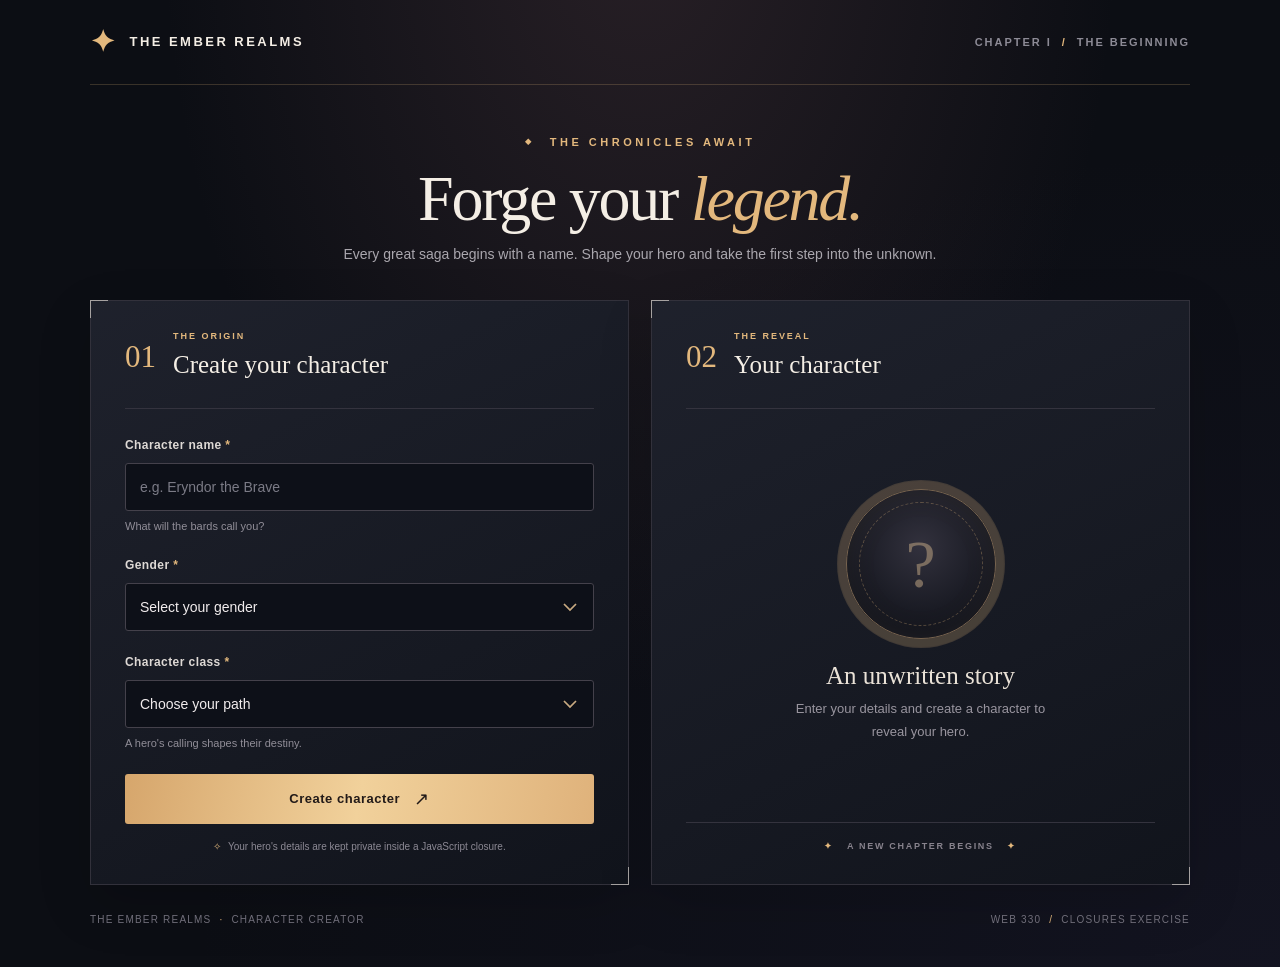
<file: week-2/project2/index.html>
<!DOCTYPE html>
<html lang="en">
  <head>
    <!--
      Pragmatic JavaScript
      Chapter 1
      Programming Assignment: Closures

      Author: Ammar Ahmed
      Date: October 28, 2026
      Filename: index.html
    -->
    <meta charset="UTF-8" />
    <meta name="viewport" content="width=device-width, initial-scale=1.0" />
    <meta name="description" content="Create a fantasy RPG character using JavaScript closures." />
    <title>Character Creation | The Ember Realms</title>
    <link rel="stylesheet" href="styles.css" />
    <script src="script.js" defer></script>
  </head>
  <body>
    <main id="mainContainer" class="page-shell">
      <header class="site-header">
        <div class="brand" aria-label="The Ember Realms">
          <span class="brand-mark" aria-hidden="true">✦</span>
          <span>THE EMBER REALMS</span>
        </div>
        <span class="chapter-label">CHAPTER I <span aria-hidden="true">/</span> THE BEGINNING</span>
      </header>

      <div class="intro">
        <div class="eyebrow"><span class="tiny-diamond" aria-hidden="true">◆</span> THE CHRONICLES AWAIT</div>
        <h1>Forge your <em>legend.</em></h1>
        <p>Every great saga begins with a name. Shape your hero and take the first step into the unknown.</p>
      </div>

      <div class="character-layout">
        <section class="panel creation-panel" aria-labelledby="creator-heading">
          <div class="panel-heading">
            <span class="panel-number">01</span>
            <div>
              <p class="panel-kicker">THE ORIGIN</p>
              <h2 id="creator-heading">Create your character</h2>
            </div>
          </div>

          <form id="characterForm">
            <div class="field">
              <label for="heroName">Character name <span class="required">*</span></label>
              <input type="text" id="heroName" name="heroName" placeholder="e.g. Eryndor the Brave" maxlength="28" autocomplete="off" required />
              <p class="field-hint">What will the bards call you?</p>
            </div>

            <div class="field">
              <label for="heroGender">Gender <span class="required">*</span></label>
              <select id="heroGender" name="heroGender" required>
                <option value="">Select your gender</option>
                <option value="male">Male</option>
                <option value="female">Female</option>
                <option value="other">Other</option>
              </select>
            </div>

            <div class="field">
              <label for="heroClass">Character class <span class="required">*</span></label>
              <select id="heroClass" name="heroClass" required>
                <option value="">Choose your path</option>
                <option value="warrior">Warrior</option>
                <option value="mage">Mage</option>
                <option value="rogue">Rogue</option>
              </select>
              <p class="field-hint">A hero's calling shapes their destiny.</p>
            </div>

            <button type="submit" id="generateHero" class="create-button">
              <span>Create character</span>
              <span aria-hidden="true">↗</span>
            </button>
          </form>
          <p class="privacy-note"><span aria-hidden="true">✧</span> Your hero's details are kept private inside a JavaScript closure.</p>
        </section>

        <section class="panel preview-panel" aria-labelledby="preview-heading">
          <div class="panel-heading">
            <span class="panel-number">02</span>
            <div>
              <p class="panel-kicker">THE REVEAL</p>
              <h2 id="preview-heading">Your character</h2>
            </div>
          </div>

          <div id="characterOutput" class="character-output" aria-live="polite" aria-atomic="true">
            <div class="empty-preview">
              <div class="avatar avatar-empty" aria-hidden="true"><span>?</span></div>
              <p class="empty-title">An unwritten story</p>
              <p class="empty-description">Enter your details and create a character to reveal your hero.</p>
            </div>
          </div>
          <div class="preview-footer"><span aria-hidden="true">✦</span> A NEW CHAPTER BEGINS <span aria-hidden="true">✦</span></div>
        </section>
      </div>

      <footer class="site-footer">
        <span>THE EMBER REALMS <span aria-hidden="true">·</span> CHARACTER CREATOR</span>
        <span>WEB 330 <span aria-hidden="true">/</span> CLOSURES EXERCISE</span>
      </footer>
    </main>
  </body>
</html>
</file>
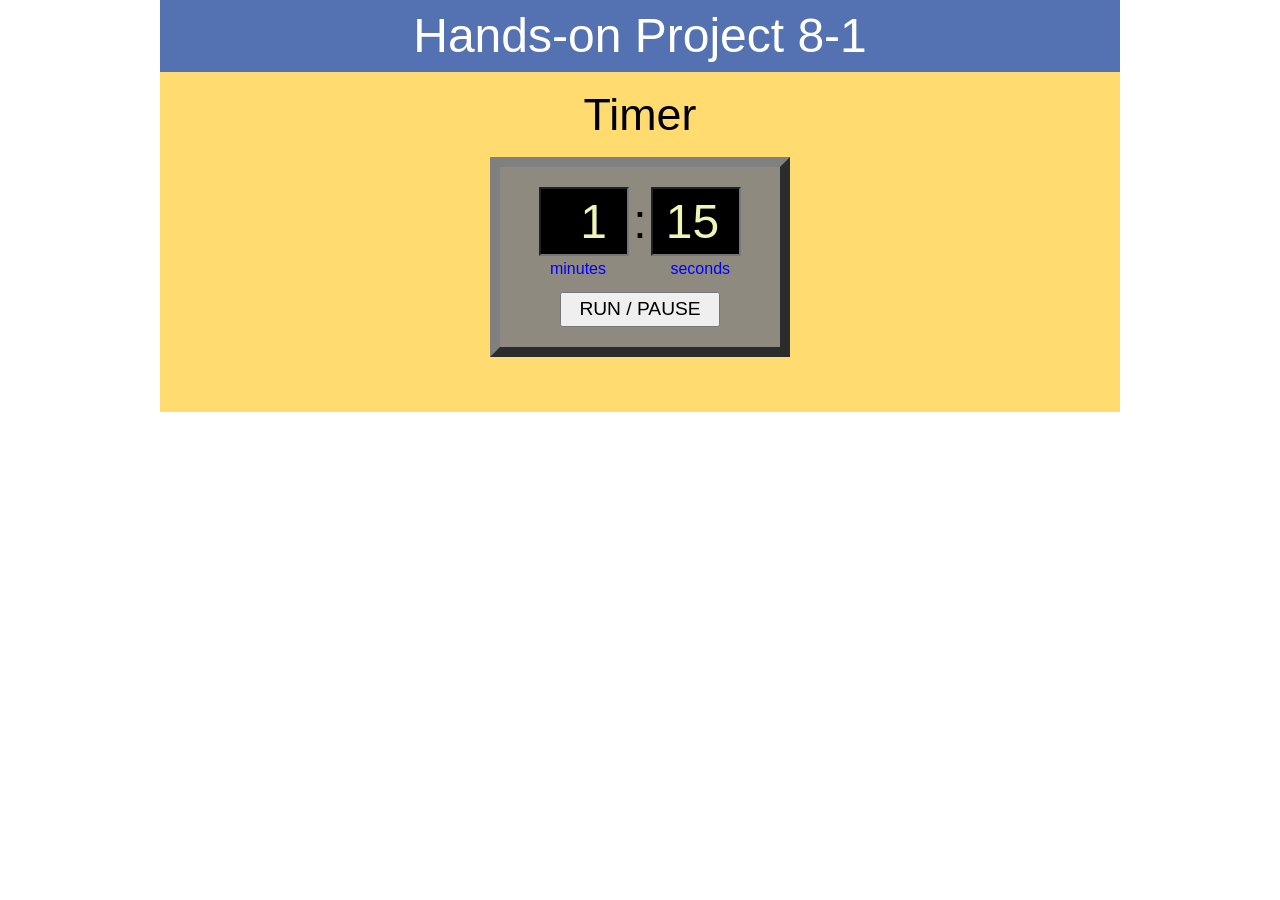
<file: week-1/project1/project08-01.html>
<!DOCTYPE html>
<html>
<head>
   <!--
      JavaScript 7th Edition
      Chapter 8
      Hands-on Project 8-1

      Author: Ammar Ahmed
      Date:   October 22, 2026

      Filename: project08-01.html
   -->
   <meta charset="utf-8" />
   <meta name="viewport" content="width=device-width,initial-scale=1.0">
   <title>Hands-on Project 8-1</title>
   <link rel="stylesheet" href="styles.css" />
   <script src="project08-01.js" defer></script>

</head>

<body>
   <header>
      <h1>
         Hands-on Project 8-1
      </h1>
   </header>

   <section>
      <h1>Timer</h1>
      <div id="timerClock">
         <input id="minutesBox" type="number" value="1" min="0" max="10" step="1" />
         <span id="separator">:</span>
         <input id="secondsBox" type="number" value="15" min="0" max="59" step="1" /><br />
         <span id="minLabel">minutes</span> <span id="secLabel">seconds</span>
         <input id="runPauseButton" type="button" value="RUN / PAUSE" />
      </div>
   </section>
</body>
</html>
</file>
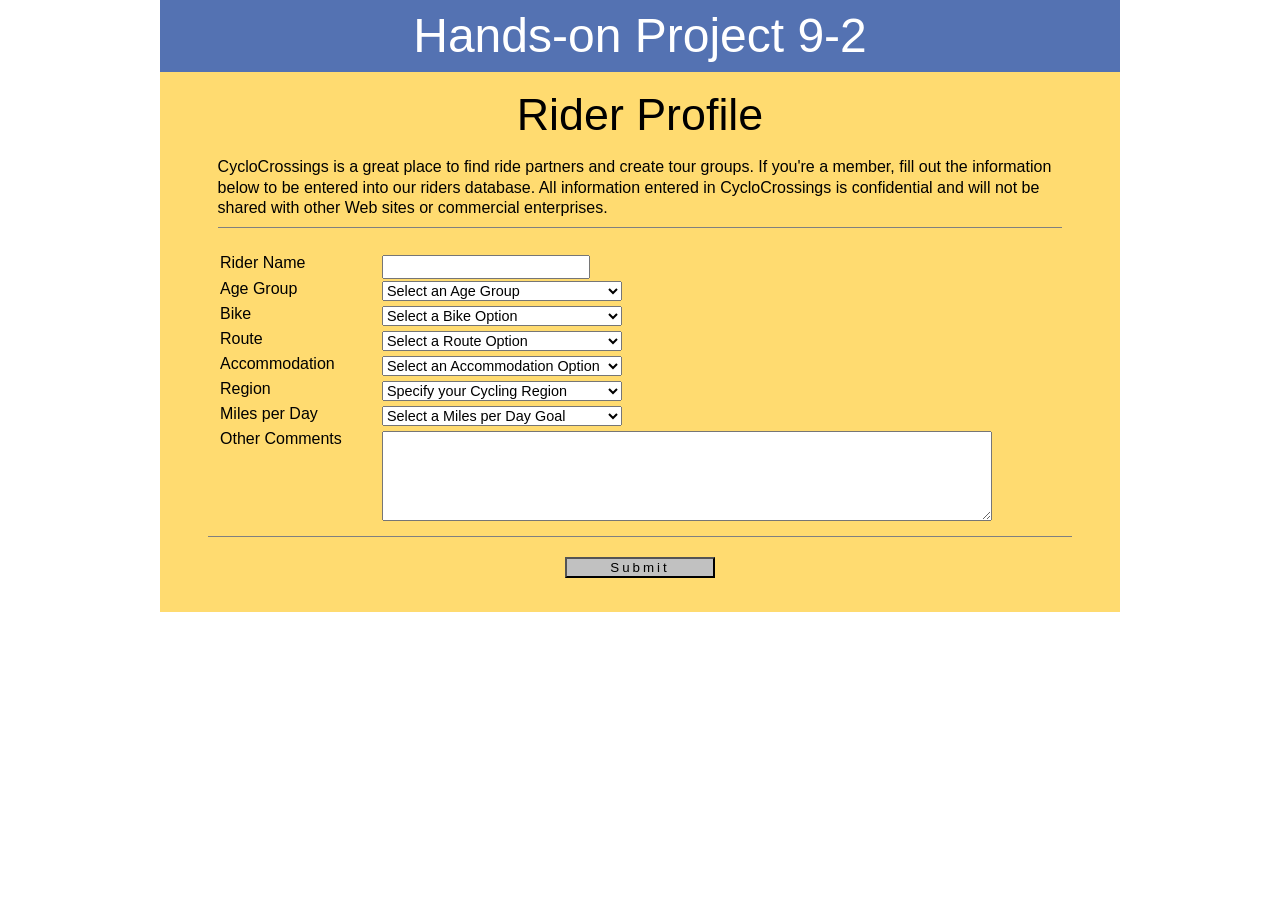
<file: week-3/project3/project09-02a.html>
<!DOCTYPE html>
<html>
<head>
   <!--
      JavaScript 7th Edition
      Chapter 9
      Hands-on Project 9-2

      Author: Ammar Ahmed
      Date: 2026-11-06

      Filename: project09-02a.html
   -->
   <meta charset="utf-8" />
   <title>Hands-on Project 9-2</title>
   <link rel="stylesheet" href="styles.css" />
   <script src="project09-02a.js" defer></script>
</head>

<body>
   <header>
      <h1>
         Hands-on Project 9-2
      </h1>
   </header>

   <section>
      <h1>Rider Profile</h1>
      <p id="intro">
         CycloCrossings is a great place to find ride partners and create
         tour groups. If you're a member, fill out the information below 
         to be entered into our riders database. All information entered 
         in CycloCrossings is confidential and will not be shared with 
         other Web sites or commercial enterprises.
      </p>

      <table id="profile">
        <colgroup>
           <col id="firstCol" />
           <col id="secondCol" />
        </colgroup>
         <tr>
            <td>Rider Name</td>
            <td>
               <input name="riderName" id="riderName" type="text" />
            </td>
         </tr>
         <tr>
            <td>Age Group</td>	
            <td>
               <select name="ageGroup" id="ageGroup" size="1">
                  <option value="">Select an Age Group</option>
                  <option value="16 - 20">16 - 20</option>
                  <option value="21 - 30">21 - 30</option>
                  <option value="31 - 40">31 - 40</option>
                  <option value="41 - 50">41 - 50</option>
                  <option value="51 - 60">51 - 60</option>
                  <option value="61 - 70">61 - 70</option>
                  <option value="71+">71+</option>
               </select>
            </td>
         </tr>
         <tr>
            <td>Bike</td>
            <td>
               <select name="bikeOption" id="bikeOption" size="1">
                  <option value="">Select a Bike Option</option>
                  <option value="road">Road Bike</option>
                  <option value="mountain">Mountain Bike</option>
                  <option value="either">Either</option>
               </select>
            </td>
         </tr>
         <tr>
            <td>Route</td>
            <td>
               <select name="routeOption" id="routeOption" size="1">
                  <option value="">Select a Route Option</option>
                  <option value="road">Road</option>
                  <option value="trail">Trail</option>
                  <option value="either">Either</option>
               </select>               
            </td>
         </tr>
         <tr>
            <td>Accommodation</td>
            <td>
               <select name="accOption" id="accOption" size="1">
                  <option value="">Select an Accommodation Option</option>
                  <option value="camping">Camping</option>
                  <option value="motel">Motel</option>
                  <option value="either">Either</option>
               </select>               
            </td>
         </tr>
         <tr>
            <td>Region</td>	
            <td>
               <select name="region" id="region" size="1">
                  <option value="">Specify your Cycling Region</option>
                  <option value="Northeast">Northeast</option>
                  <option value="East Coast">East Coast</option>
                  <option value="Southeast">Southeast</option>
                  <option value="Midwest">Midwest</option>
                  <option value="Mountain">Mountain</option>
                  <option value="Southwest">Southwest</option>
                  <option value="West Coast">West Coast</option>
                  <option value="Northwest">Northwest</option>
               </select>
            </td>
         </tr>
         <tr>
            <td>Miles per Day</td>	
            <td>
               <select name="miles" id="miles" size="1">
                  <option value="">Select a Miles per Day Goal</option>
                  <option value="21 - 40">21 - 40</option>
                  <option value="41 - 60">41 - 60</option>
                  <option value="61 - 80">61 - 80</option>
                  <option value="81 - 100">81 - 100</option>
                  <option value="100+">100+</option>
               </select>
            </td>
         </tr>
         <tr>
            <td>Other Comments</td>
            <td>
               <textarea name="comments" id="comments"></textarea>
            </td>
         </tr>
      </table>

      <p style="text-align: center">
         <input id="submitButton" type="button" value="Submit" />
      </p>      
   </section>
</body>
</html>
</file>
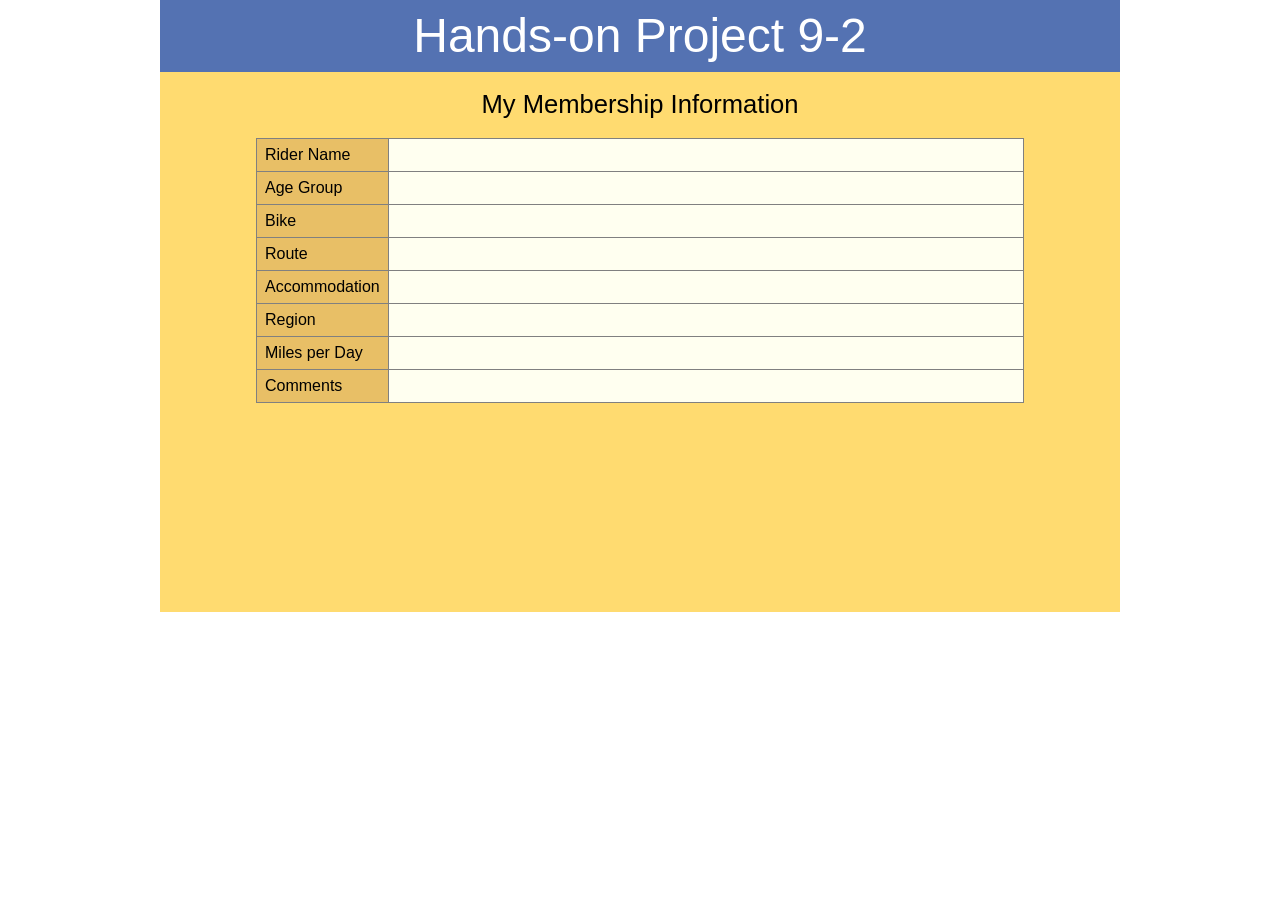
<file: week-3/project3/project09-02b.html>
<!DOCTYPE html>
<html>
<head>
   <!--
      JavaScript 7th Edition
      Chapter 9
      Hands-on Project 9-2

      Author: Ammar Ahmed
      Date: 2026-11-06

      Filename: project09-02b.html
   -->
   <meta charset="utf-8" />
   <meta name="viewport" content="width=device-width,initial-scale=1.0">
   <title>Hands-on Project 9-2</title>
   <link rel="stylesheet" href="styles.css" />
   <script src="project09-02b.js" defer></script>
</head>

<body>
   <header>
      <h1>
         Hands-on Project 9-2
      </h1>
   </header>

   <section>
      <h1 id="h2b">My Membership Information</h1>
      
      <table id="order">
         <tr>
            <th>Rider Name</th>
            <td id="riderName"></td>
         </tr>
         <tr>
            <th>Age Group</th>
            <td id="ageGroup"></td>
         </tr> 
         <tr>
            <th>Bike</th>
            <td id="bikeOption"></td>
         </tr>  
         <tr>
            <th>Route</th>
            <td id="routeOption"></td>
         </tr> 
         <tr>
            <th>Accommodation</th>
            <td id="accOption"></td>
         </tr>          
         <tr>
            <th>Region</th>
            <td id="region"></td>
         </tr>          
         <tr>
            <th>Miles per Day</th>
            <td id="miles"></td>
         </tr> 
         <tr>
            <th>Comments</th>
            <td id="comments"></td>
         </tr>          
      </table>
   </section>
</body>
</html>
</file>
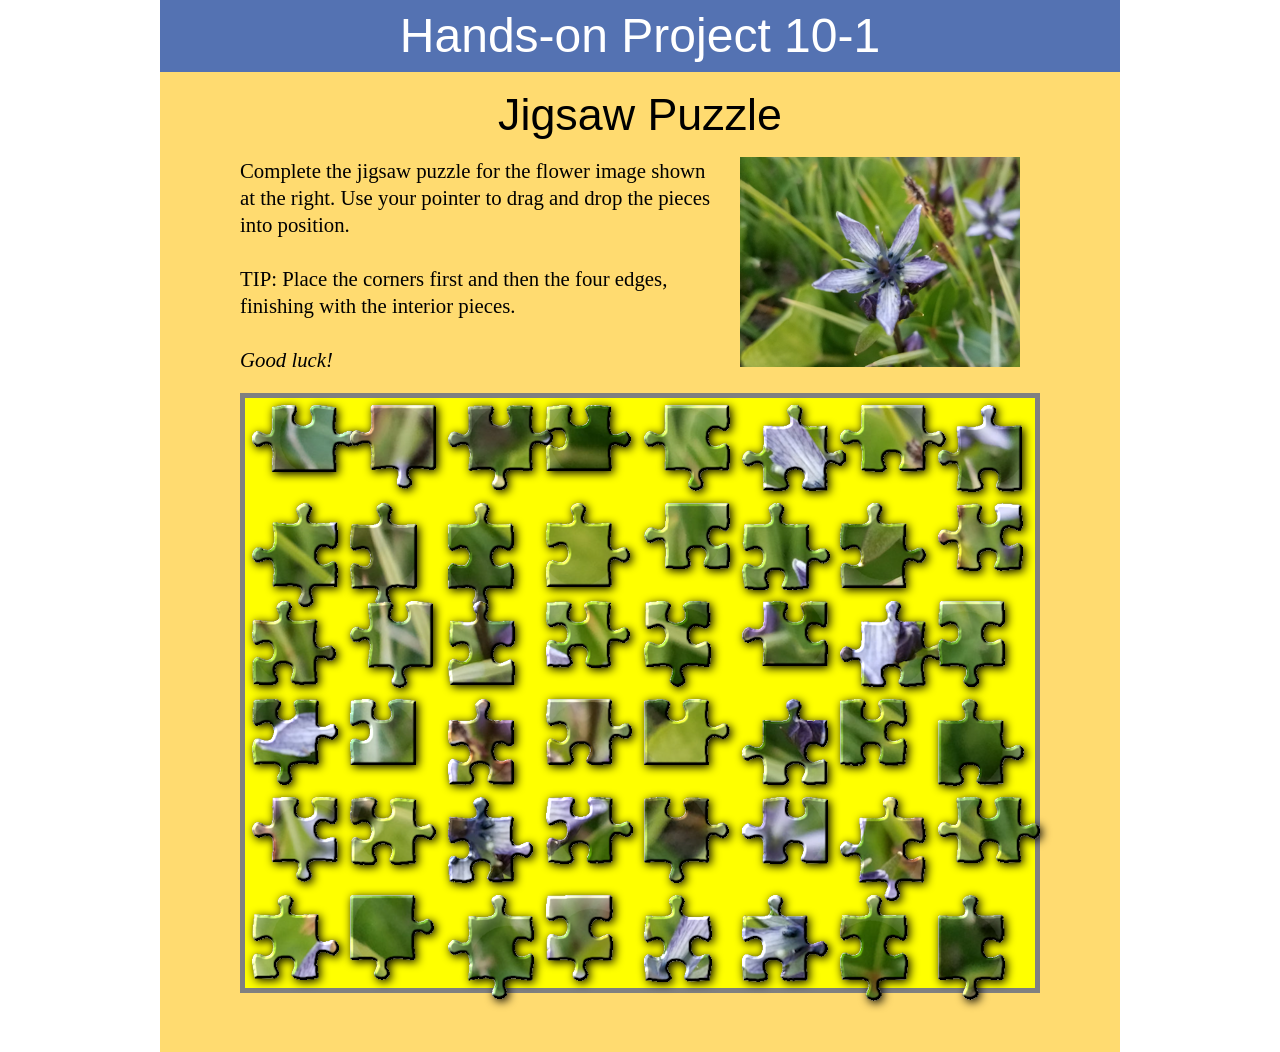
<file: week-4/project4/project10-01.html>
<!DOCTYPE html>
<html>
<head>
   <!--
      JavaScript 7th Edition
      Chapter 10
      Hands-on Project 10-1

      Author: Ammar Ahmed
      Date: 11/09/2026   

      Filename: project10-01.html
   -->
   <meta charset="utf-8" />
   <meta name="viewport" content="width=device-width,initial-scale=1.0">
   <title>Hands-on Project 10-1</title>
   <link rel="stylesheet" href="styles.css" />
   <script src="project10-01.js" defer></script>
</head>

<body>
   <header>
      <h1>
         Hands-on Project 10-1
      </h1>
   </header>

   <section>
      <h1>Jigsaw Puzzle</h1>
      <p><img src="puzzle.png" alt="" />
      Complete the jigsaw puzzle for the flower image shown at the
      right. Use your pointer to drag and drop the pieces into position. <br /><br />
      TIP: Place the corners first and then the four edges, finishing
         with the interior pieces. <br /> <br /><em>Good luck!</em></p>
      <div id = "puzzleBoard">   
      </div>

</section>
</body>
</html>
</file>
<file: week-2/project2/styles.css>
/*
  Pragmatic JavaScript
  Chapter 1
  Programming Assignment: Closures

  Author: Ammar Ahmed
  Date: October 28, 2026
  Filename: styles.css
*/

:root {
  color-scheme: dark;
  --bg: #0c0e14;
  --panel: #161922;
  --panel-deep: #11141c;
  --line: #32313b;
  --text: #f4eee5;
  --muted: #aaa7ae;
  --gold: #e3b87d;
  --gold-bright: #f3d8a7;
}

* { box-sizing: border-box; }

html { min-height: 100%; }

body {
  min-height: 100vh;
  margin: 0;
  background:
    radial-gradient(ellipse at 50% -12%, rgba(99, 69, 76, 0.32), transparent 53%),
    radial-gradient(ellipse at 100% 100%, rgba(44, 41, 78, 0.22), transparent 60%),
    var(--bg);
  color: var(--text);
  font-family: "Segoe UI", Tahoma, sans-serif;
  line-height: 1.5;
}

body::before {
  content: "";
  position: fixed;
  inset: 0;
  z-index: -1;
  opacity: 0.16;
  pointer-events: none;
  background-image: linear-gradient(90deg, transparent 49.92%, #9a806a 50%, transparent 50.08%);
  background-size: 68px 68px;
}

.page-shell { width: min(1100px, calc(100% - 48px)); margin: 0 auto; }

.site-header {
  min-height: 85px;
  display: flex;
  align-items: center;
  justify-content: space-between;
  gap: 18px;
  border-bottom: 1px solid rgba(227, 184, 125, 0.21);
}
.brand { display: flex; align-items: center; gap: 12px; letter-spacing: 0.19em; font-size: 13px; font-weight: 700; }
.brand-mark { color: var(--gold); font-size: 30px; line-height: 1; }
.chapter-label { color: #8d8b96; font-size: 11px; font-weight: 700; letter-spacing: 0.18em; }
.chapter-label span { color: var(--gold); padding: 0 5px; }

.intro { text-align: center; padding: 49px 0 35px; }
.eyebrow { color: var(--gold); font-size: 11px; font-weight: 700; letter-spacing: 0.32em; }
.tiny-diamond { font-size: 8px; vertical-align: 2px; margin-right: 9px; }
h1, h2, h3, p { margin-top: 0; }
h1, h2, h3 { font-family: Georgia, "Times New Roman", serif; }
h1 { margin: 13px 0 11px; font-size: clamp(40px, 5vw, 66px); line-height: 1.08; font-weight: 400; letter-spacing: -0.035em; }
h1 em { color: var(--gold); font-weight: 400; }
.intro > p { margin: 0; color: var(--muted); font-size: 14px; }

.character-layout { display: grid; grid-template-columns: 1fr 1fr; gap: 22px; align-items: stretch; }
.panel { position: relative; min-width: 0; padding: 29px 34px 30px; border: 1px solid var(--line); background: linear-gradient(153deg, rgba(31, 34, 45, 0.98), var(--panel-deep)); box-shadow: 0 20px 50px rgba(0,0,0,0.15); }
.panel::before, .panel::after { content: ""; position: absolute; width: 17px; height: 17px; pointer-events: none; border-color: var(--gold); opacity: .6; }
.panel::before { top: -1px; left: -1px; border-top: 1px solid; border-left: 1px solid; }
.panel::after { bottom: -1px; right: -1px; border-bottom: 1px solid; border-right: 1px solid; }
.panel-heading { display: flex; align-items: center; gap: 17px; padding-bottom: 24px; border-bottom: 1px solid #34333e; margin-bottom: 27px; }
.panel-number { font-family: Georgia, serif; font-size: 31px; color: var(--gold); line-height: 1; }
.panel-kicker { color: var(--gold); letter-spacing: .22em; font-size: 9px; font-weight: 700; margin: 0 0 3px; }
h2 { font-size: 25px; font-weight: 400; margin: 0; }

.field { margin-bottom: 22px; }
.field label { display: block; font-size: 12px; font-weight: 600; margin-bottom: 9px; color: #ded9d5; letter-spacing: .035em; }
.required { color: var(--gold); }
.field input, .field select {
  width: 100%; height: 48px; padding: 0 14px;
  background: #0d1018; border: 1px solid #44414b;
  border-radius: 3px; outline: none; color: #f1eced;
  font: 14px "Segoe UI", Tahoma, sans-serif;
  transition: border-color .2s, box-shadow .2s;
}
.field input::placeholder { color: #7b7b86; }
.field input:focus, .field select:focus { border-color: var(--gold); box-shadow: 0 0 0 3px rgba(227, 184, 125, .12); }
.field select { appearance: none; cursor: pointer; background-image: url("data:image/svg+xml,%3Csvg xmlns='http://www.w3.org/2000/svg' width='18' height='12' viewBox='0 0 18 12'%3E%3Cpath d='m3 3 6 6 6-6' stroke='%23c8aa81' stroke-width='1.7' fill='none'/%3E%3C/svg%3E"); background-repeat: no-repeat; background-position: right 14px center; padding-right: 42px; }
.field-hint { color: #918e98; font-size: 11px; margin: 7px 0 0; }
.create-button { width: 100%; padding: 14px 18px; margin-top: 5px; display: flex; justify-content: center; align-items: center; gap: 14px; color: #221a18; background: linear-gradient(100deg, #d6a66c, #f1d19b, #dfb27b); border: 0; border-radius: 3px; font-weight: 800; font-size: 13px; letter-spacing: .04em; cursor: pointer; transition: filter .15s, transform .15s; }
.create-button:hover { filter: brightness(1.08); transform: translateY(-1px); }
.create-button:focus-visible { outline: 3px solid white; outline-offset: 3px; }
.create-button span:last-child { font-size: 18px; font-weight: 400; }
.privacy-note { margin: 15px 0 0; text-align: center; color: #8c8994; font-size: 10px; }
.privacy-note span { color: var(--gold); margin-right: 4px; }

.preview-panel { display: flex; flex-direction: column; }
.character-output { flex: 1; display: grid; place-items: center; min-height: 355px; }
.empty-preview, .hero-card { width: 100%; text-align: center; }
.avatar { width: 150px; height: 150px; border-radius: 50%; margin: 0 auto 23px; display: grid; place-items: center; position: relative; border: 1px solid #78644f; background: radial-gradient(circle at 50% 38%, #32313d, #12141c 72%); box-shadow: 0 0 0 8px rgba(227,184,125,.045), 0 0 0 9px rgba(227,184,125,.2), inset 0 0 32px rgba(227,184,125,.07); }
.avatar::before { content: ""; position: absolute; inset: 12px; border: 1px dashed rgba(227,184,125,.3); border-radius: 50%; }
.avatar span { font: 68px Georgia, serif; color: #bca382; z-index: 1; }
.avatar-empty span { opacity: .55; }
.avatar-warrior { background: radial-gradient(circle, #523a32 0%, #16171e 72%); }
.avatar-mage { background: radial-gradient(circle, #333e65 0%, #16171e 72%); }
.avatar-rogue { background: radial-gradient(circle, #31473d 0%, #16171e 72%); }
.empty-title { font: 25px Georgia, serif; color: #eae2d7; margin: 0 0 8px; }
.empty-description { max-width: 280px; margin: 0 auto; color: #99959f; font-size: 13px; line-height: 1.75; }
.hero-label { font-size: 10px; color: var(--gold); font-weight: 700; letter-spacing: .22em; margin: 0 0 5px; }
.hero-name { font-size: 31px; font-weight: 400; margin: 0 0 6px; overflow-wrap: anywhere; }
.hero-description { color: #aaa5ae; font-size: 12px; margin: 0 auto 20px; max-width: 300px; }
.hero-stats { padding: 6px 15px; background: rgba(5, 7, 13, .3); border: 1px solid #3a3740; text-align: left; margin: 0; }
.stat-row { display: flex; justify-content: space-between; align-items: center; gap: 15px; padding: 10px 0; border-bottom: 1px solid rgba(255,255,255,.06); font-size: 13px; }
.stat-row:last-child { border-bottom: 0; }
.stat-row dt { color: #918f99; }
.stat-row dd { margin: 0; font-weight: 600; overflow-wrap: anywhere; text-align: right; }
.hero-confirmation { margin: 15px 0 0; color: #b0d6b4; font-size: 11px; }
.hero-confirmation::before { content: "✓"; margin-right: 7px; }
.preview-footer { border-top: 1px solid #34333e; text-align: center; padding-top: 17px; margin-top: 25px; color: #88838d; letter-spacing: .19em; font-size: 9px; font-weight: 600; }
.preview-footer span { color: var(--gold); margin: 0 9px; }
.site-footer { padding: 27px 0 40px; display: flex; justify-content: space-between; gap: 20px; color: #75737f; font-size: 10px; letter-spacing: .12em; }
.site-footer span span { color: var(--gold); padding: 0 4px; }

@media (max-width: 760px) {
  .page-shell { width: min(550px, calc(100% - 30px)); }
  .site-header { min-height: 67px; }
  .chapter-label { display: none; }
  .intro { padding: 35px 0 30px; }
  .intro > p { max-width: 380px; margin: 0 auto; }
  .character-layout { grid-template-columns: 1fr; gap: 18px; }
  .panel { padding: 25px 24px; }
  .character-output { min-height: 290px; }
  .site-footer { flex-direction: column; align-items: center; gap: 7px; text-align: center; }
}

@media (prefers-reduced-motion: reduce) {
  *, *::before, *::after { transition: none !important; }
}
</file>
<file: week-1/project1/styles.css>
/*  JavaScript 7th Edition
    Chapter 8
    Hands-on Project 8-1

    Filename: styles.css
*/

/* apply a natural box layout model to all elements */
* {
   -moz-box-sizing: border-box;
   -webkit-box-sizing: border-box;
   box-sizing: border-box;
}

/* reset rules */
html, body, div, span, applet, object, iframe,
h1, h2, h3, h4, h5, h6, p, blockquote, pre,
a, abbr, acronym, address, big, cite, code,
del, dfn, em, img, ins, kbd, q, s, samp,
small, strike, strong, sub, sup, tt, var,
b, u, i, center,
dl, dt, dd, ol, ul, li,
fieldset, form, label, legend,
table, caption, tbody, tfoot, thead, tr, th, td,
article, aside, canvas, details, embed, 
figure, figcaption, footer, header, hgroup, 
menu, nav, output, ruby, section, summary,
time, mark, audio, video {
   margin: 0;
   padding: 0;
   border: 0;
   font-size: 100%;
   font: inherit;
   vertical-align: baseline;
}

/* HTML5 display-role reset for older browsers */
article, aside, details, figcaption, figure, 
footer, header, hgroup, menu, nav, section {
   display: block;
}

body {
   line-height: 1;
   width: 960px;
   background: white;
   margin: 0 auto;
   font-family: Verdana, Geneva, sans-serif; 
}

ol, ul {
   list-style: none;
}

/* page header */
header {
   background: #5472B2;
   width: 100%;
   color: #FFFFFF;
   font-size: 48px;
   text-align: center;
   line-height: 1.5em;
   margin-bottom: 0;
}



/*-------------------- Project Styles ------------------*/

section {
   background-color: #FFDB70;
   margin-top: 0;
   padding-bottom: 20px;
   user-select:none;
   height: 340px;
}

section h1 {
   font-size: 2.8em;
   text-align: center;
   margin: 0;
   padding: 20px 0;
}

div#timerClock {
   display: block;
   margin: 0 auto;
   width: 300px;
   background-color: rgba(130, 130, 130, 0.9);
   text-align: center;
   height: 200px;
   border: 10px outset gray;
}
input#minutesBox, input#secondsBox {
   font-size: 3em;
   display: inline-block;
   width: 90px;
   text-align: right;
   padding: 5px;
   background-color: black;
   color:#F0F4B6;
   margin-top: 20px;
   
}

span#separator {
   display: inline-block;
   font-size: 3em;
   text-align: center;
}

span#minLabel, span#secLabel {
   display: inline-block;
   margin: 5px 30px;
   color: blue;
}

input#runPauseButton {
   font-size: 1.2em;
   display: block;
   width: 160px;
   height: 35px;
   margin: 10px auto;
   cursor: pointer;
}
</file>
<file: week-3/project3/styles.css>
/*  JavaScript 7th Edition
    Chapter 9
    Hands-on Project 9-2

    Filename: styles.css
*/

/* apply a natural box layout model to all elements */
* {
   -moz-box-sizing: border-box;
   -webkit-box-sizing: border-box;
   box-sizing: border-box;
}

/* reset rules */
html, body, div, span, applet, object, iframe,
h1, h2, h3, h4, h5, h6, p, blockquote, pre,
a, abbr, acronym, address, big, cite, code,
del, dfn, em, img, ins, kbd, q, s, samp,
small, strike, strong, sub, sup, tt, var,
b, u, i, center,
dl, dt, dd, ol, ul, li,
form, label, legend,
table, caption, tbody, tfoot, thead, tr, th, td,
article, aside, canvas, details, embed, 
figure, figcaption, footer, header, hgroup, 
menu, nav, output, ruby, section, summary,
time, mark, audio, video {
   margin: 0;
   padding: 0;
   border: 0;
   font-size: 100%;
   font: inherit;
   vertical-align: baseline;
}

/* HTML5 display-role reset for older browsers */
article, aside, details, figcaption, figure, 
footer, header, hgroup, menu, nav, section {
   display: block;
}

body {
   line-height: 1;
   width: 960px;
   background: white;
   margin: 0 auto;
   font-family: Verdana, Geneva, sans-serif; 
}

ol, ul {
   list-style: none;
}

/* page header */
header {
   background: #5472B2;
   width: 100%;
   color: #FFFFFF;
   font-size: 48px;
   text-align: center;
   line-height: 1.5em;
   margin-bottom: 0;
}



/*-------------------- Project Styles ------------------*/

section {
   background-color: #FFDB70;
   margin-top: 0;
   padding-bottom: 20px;
   user-select:none;
   height: 540px;
}

section h1 {
   font-size: 2.8em;
   text-align: center;
   margin: 0;
   padding: 20px 0;
}

section h1#h2b {
   font-size: 1.6em;
   text-align: center;
   margin: 0;
   padding: 20px 0;
}

#intro {
   font-size: 1em;
   width: 88%;
   margin: 0 auto 15px;
   border-bottom: 1px solid gray;
   padding-bottom: 8px;
   line-height: 1.3;
}

table#profile {
   width: 90%;
   font-size: 1em; 
   padding: 10px; 
   border-bottom: 1px solid gray;
   margin: 0 auto 20px;
}

table#profile col#firstCol {
   width: 160px;
}

table#profile input {
   font-size: 1em; 
   margin-right: 10px;
}

table#profile td {
   vertical-align: top; 
   height: 23px;
}

table#profile textarea {
   width: 90%; 
   height: 90px;
}

table#profile select {
   font-size: 0.9em; 
   width: 240px;
}

#submitButton {
   width: 150px; 
   letter-spacing: 3px; 
   background-color: rgb(193,193, 193);
}

table#order {
   width: 80%;
   margin: 0 auto;
   border-collapse: collapse;
   background-color: ivory;
}

table#order th {
   border: 1px solid gray;
   text-align: left;
   width: 110px;
   padding: 8px;
   background-color:rgba(232,191,102,1.00);
}

table#order td {
   border: 1px solid gray;
   padding: 8px;
   line-height: 1.4;
}

/* Keep the stored comments readable when they contain line breaks. */
table#order td#comments {
   white-space: pre-wrap;
}

/* Fit the textbook layout on narrower screens. */
@media (max-width: 960px) {
   body { width: 100%; }
   section { height: auto; min-height: 540px; }
   table#profile select { max-width: 100%; }
   table#profile textarea { max-width: 100%; }
   table#order { width: 90%; }
}
</file>
<file: week-4/project4/styles.css>
/*  JavaScript 7th Edition
    Chapter 10
    Hands-on Project 10-1

    Filename: styles.css
*/

/* apply a natural box layout model to all elements */
* {
   -moz-box-sizing: border-box;
   -webkit-box-sizing: border-box;
   box-sizing: border-box;
}

/* reset rules */
html, body, div, span, applet, object, iframe,
h1, h2, h3, h4, h5, h6, p, blockquote, pre,
a, abbr, acronym, address, big, cite, code,
del, dfn, em, img, ins, kbd, q, s, samp,
small, strike, strong, sub, sup, tt, var,
b, u, i, center,
dl, dt, dd, ol, ul, li,
form, label, legend,
table, caption, tbody, tfoot, thead, tr, th, td,
article, aside, canvas, details, embed, 
figure, figcaption, footer, header, hgroup, 
menu, nav, output, ruby, section, summary,
time, mark, audio, video {
   margin: 0;
   padding: 0;
   border: 0;
   font-size: 100%;
   font: inherit;
   vertical-align: baseline;
}

/* HTML5 display-role reset for older browsers */
article, aside, details, figcaption, figure, 
footer, header, hgroup, menu, nav, section {
   display: block;
}

body {
   line-height: 1;
   width: 960px;
   background: white;
   margin: 0 auto;
   font-family: Verdana, Geneva, sans-serif; 
}

ol, ul {
   list-style: none;
}

/* page header */
header {
   background: #5472B2;
   width: 100%;
   color: #FFFFFF;
   font-size: 48px;
   text-align: center;
   line-height: 1.5em;
   margin-bottom: 0;
}



/*-------------------- Project Styles ------------------*/

section {
   background-color: #FFDB70;
   margin-top: 0;
   padding-bottom: 20px;
   user-select:none;
   height: 980px;
}

section h1 {
   font-size: 2.8em;
   text-align: center;
   margin: 0;
   padding: 20px 0;
}

section p {
   width: 800px;
   margin: 0 auto;
   font-size: 1.3em;
   line-height: 1.3;
   font-family: Baskerville, "Palatino Linotype", Palatino, "Century Schoolbook L", "Times New Roman", "serif"
}
section p img {
   float: right;
   margin: 0 20px 20px 20px;
   width: 280px;
}

em {
   font-style: italic;
}

div#puzzleBoard {
   clear: right;
   width: 800px;
   height: 600px;
   margin: 20px auto;
   border: 5px solid gray;
   position: relative;
   background-color: yellow;
}

div#puzzleBoard img {
   position: absolute;
   user-drag: none;
   user-select: none;
   filter: drop-shadow(2px 2px 5px black);
   cursor: pointer;
   display: block;
}
</file>
